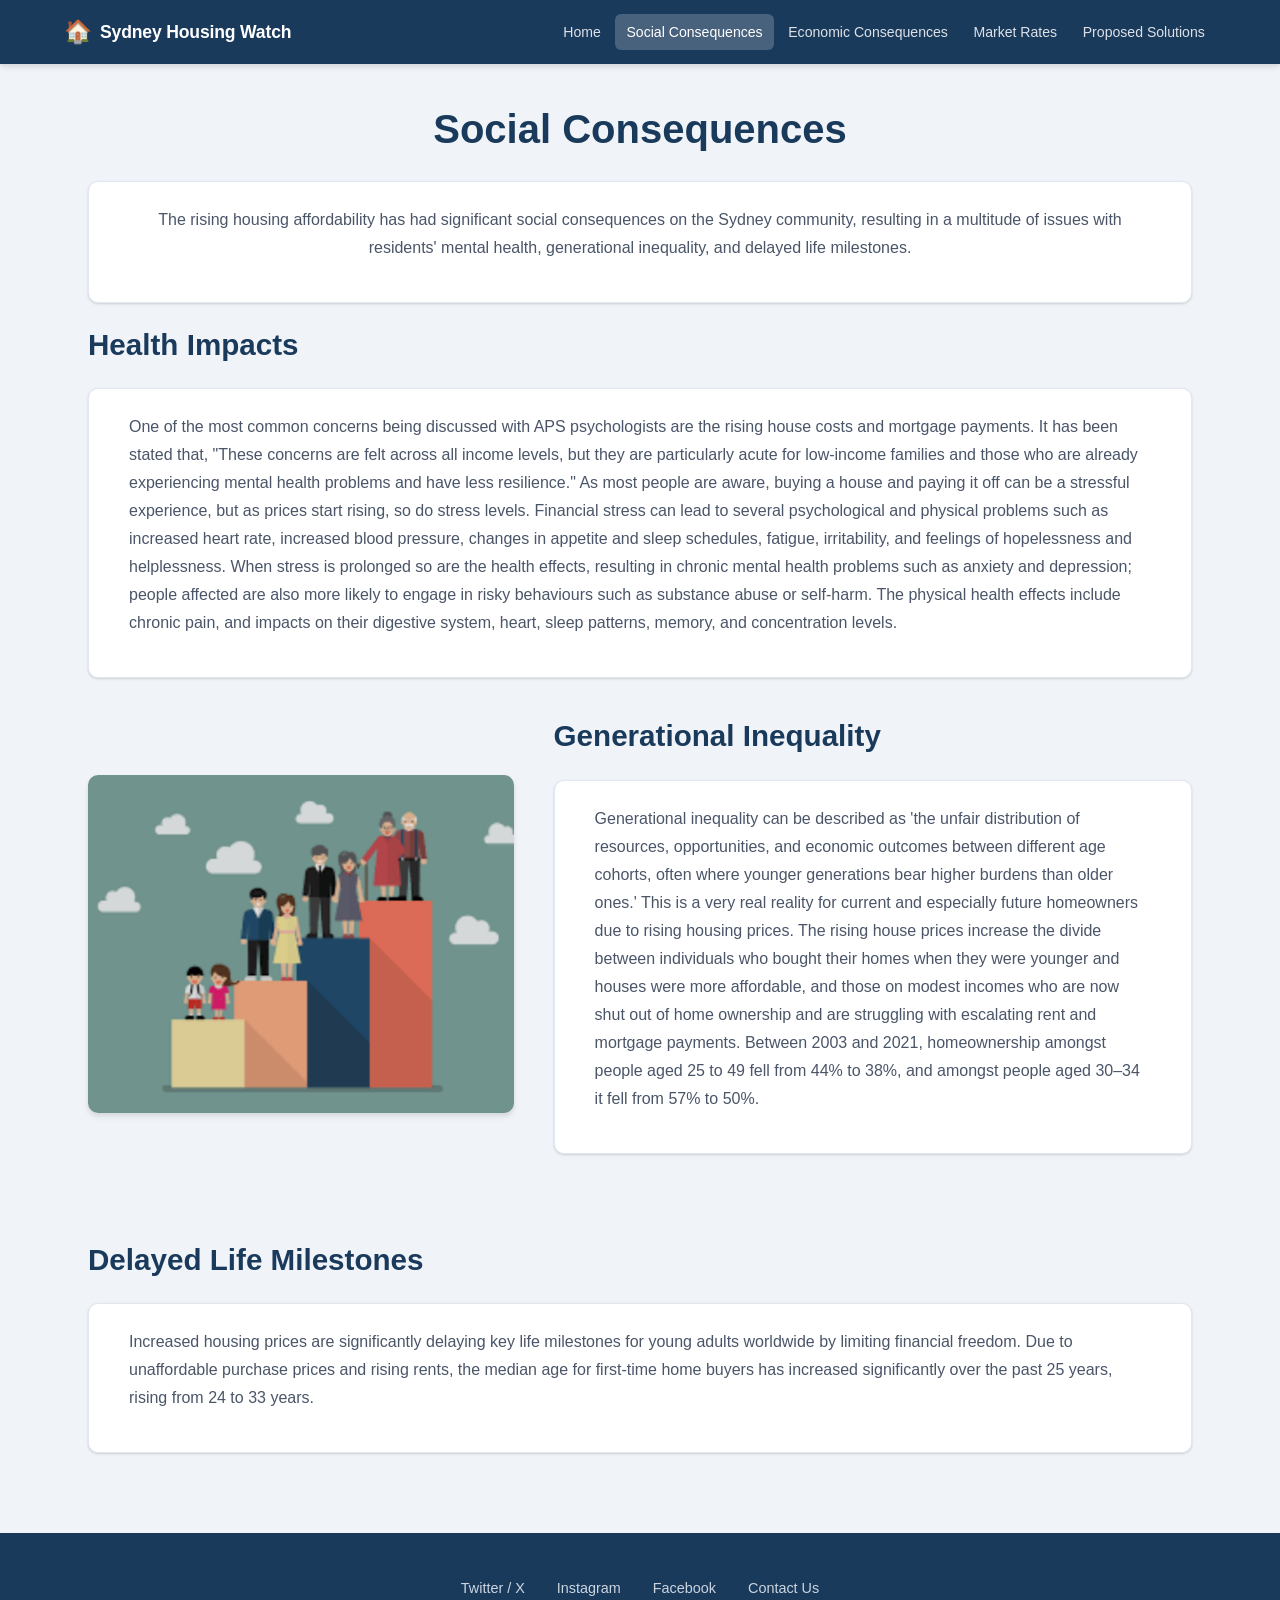
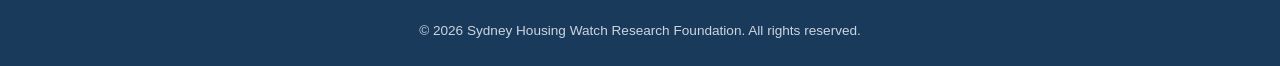
<file: page1.html>
<!DOCTYPE html>
<html lang="en">
  <head>
    <meta charset="UTF-8">
    <meta name="viewport" content="width=device-width, initial-scale=1.0">
    <title>Social Consequences — Sydney Housing Watch</title>
    <link rel="stylesheet" href="styles.css">
  </head>
  <body>

    <header class="site-header">
      <div class="header-inner">
        <a href="index.html" class="site-logo">
          <span class="logo-icon">🏠</span>
          <span class="logo-text">Sydney Housing Watch</span>
        </a>
        <button class="nav-toggle" aria-label="Toggle navigation" aria-expanded="false">☰</button>
        <nav id="main-nav">
          <a href="index.html">Home</a>
          <a href="page1.html" class="active">Social Consequences</a>
          <a href="page2.html">Economic Consequences</a>
          <a href="page3.html">Market Rates</a>
          <a href="page4.html">Proposed Solutions</a>
        </nav>
      </div>
    </header>

    <main>

      <div class="center-section">
        <h1>Social Consequences</h1>
        <div class="card">
          <p>The rising housing affordability has had significant social consequences on the Sydney community, resulting in a multitude of issues with residents' mental health, generational inequality, and delayed life milestones.</p>
        </div>
      </div>

      <div class="container">
        <h2>Health Impacts</h2>
        <div class="card">
          <p>One of the most common concerns being discussed with APS psychologists are the rising house costs and mortgage payments.
            It has been stated that, "These concerns are felt across all income levels, but they are particularly acute for low-income families and those who are already experiencing mental health problems and have less resilience."
            As most people are aware, buying a house and paying it off can be a stressful experience, but as prices start rising, so do stress levels.
            Financial stress can lead to several psychological and physical problems such as increased heart rate, increased blood pressure, changes in appetite and sleep schedules, fatigue, irritability, and feelings of hopelessness and helplessness.
            When stress is prolonged so are the health effects, resulting in chronic mental health problems such as anxiety and depression; people affected are also more likely to engage in risky behaviours such as substance abuse or self-harm.
            The physical health effects include chronic pain, and impacts on their digestive system, heart, sleep patterns, memory, and concentration levels.
          </p>
        </div>
      </div>

      <div class="content-section reverse">
        <div class="text-content">
          <h2>Generational Inequality</h2>
          <div class="card">
            <p>Generational inequality can be described as 'the unfair distribution of resources, opportunities, and economic outcomes between different age cohorts, often where younger generations bear higher burdens than older ones.'
              This is a very real reality for current and especially future homeowners due to rising housing prices.
              The rising house prices increase the divide between individuals who bought their homes when they were younger and houses were more affordable, and those on modest incomes who are now shut out of home ownership and are struggling with escalating rent and mortgage payments.
              Between 2003 and 2021, homeownership amongst people aged 25 to 49 fell from 44% to 38%, and amongst people aged 30–34 it fell from 57% to 50%.
            </p>
          </div>
        </div>
        <div class="image-content">
          <img src="Generationinequality.png" alt="Generational inequality chart">
        </div>
      </div>

      <div class="container">
        <h2>Delayed Life Milestones</h2>
        <div class="card">
          <p>Increased housing prices are significantly delaying key life milestones for young adults worldwide by limiting financial freedom.
            Due to unaffordable purchase prices and rising rents, the median age for first-time home buyers has increased significantly over the past 25 years, rising from 24 to 33 years.
          </p>
        </div>
      </div>

    </main>

    <footer>
      <div class="footer-inner">
        <div class="footer-social">
          <a href="#">Twitter / X</a>
          <a href="#">Instagram</a>
          <a href="#">Facebook</a>
          <a href="index.html#contact">Contact Us</a>
        </div>
        <p class="footer-copy">© 2026 Sydney Housing Watch Research Foundation. All rights reserved.</p>
      </div>
    </footer>

    <script>
      const toggle = document.querySelector('.nav-toggle');
      const nav = document.getElementById('main-nav');
      toggle.addEventListener('click', () => {
        const open = nav.classList.toggle('open');
        toggle.setAttribute('aria-expanded', open);
        toggle.textContent = open ? '✕' : '☰';
      });
    </script>

  </body>
</html>
</file>
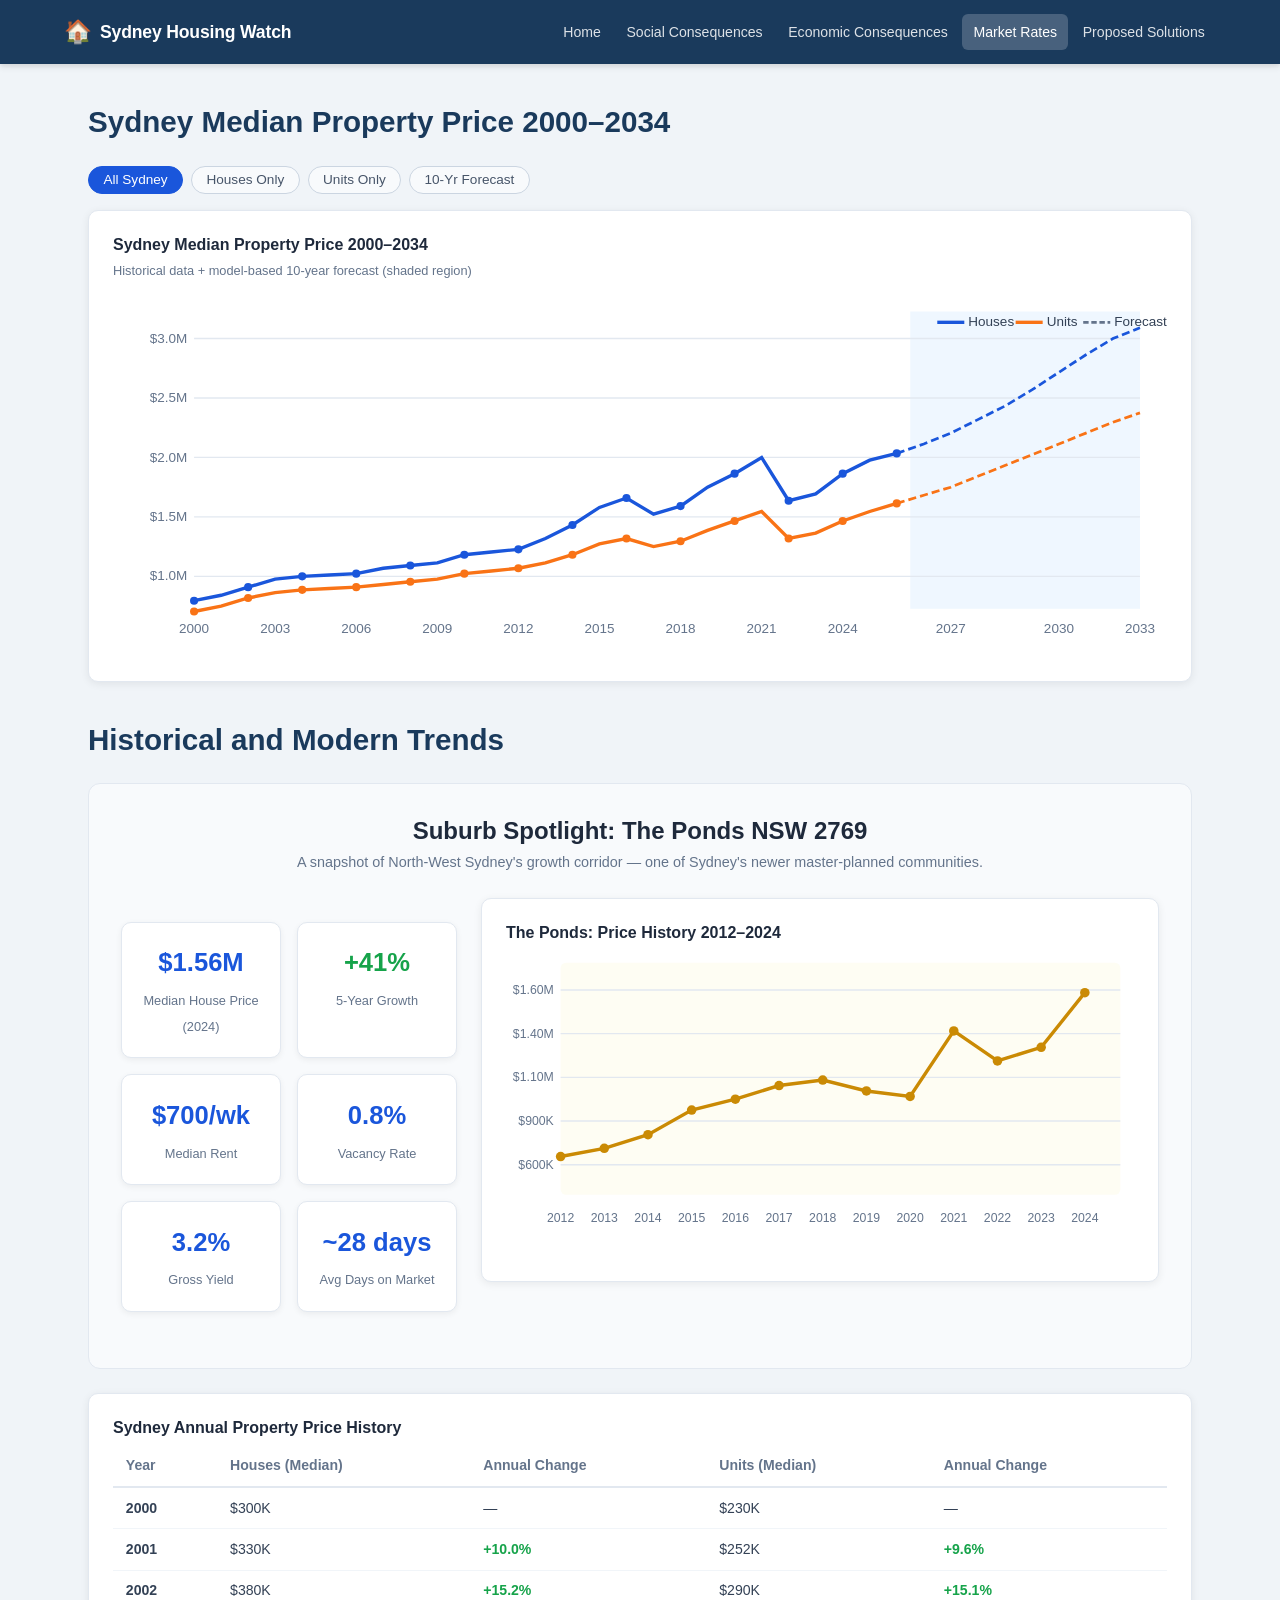
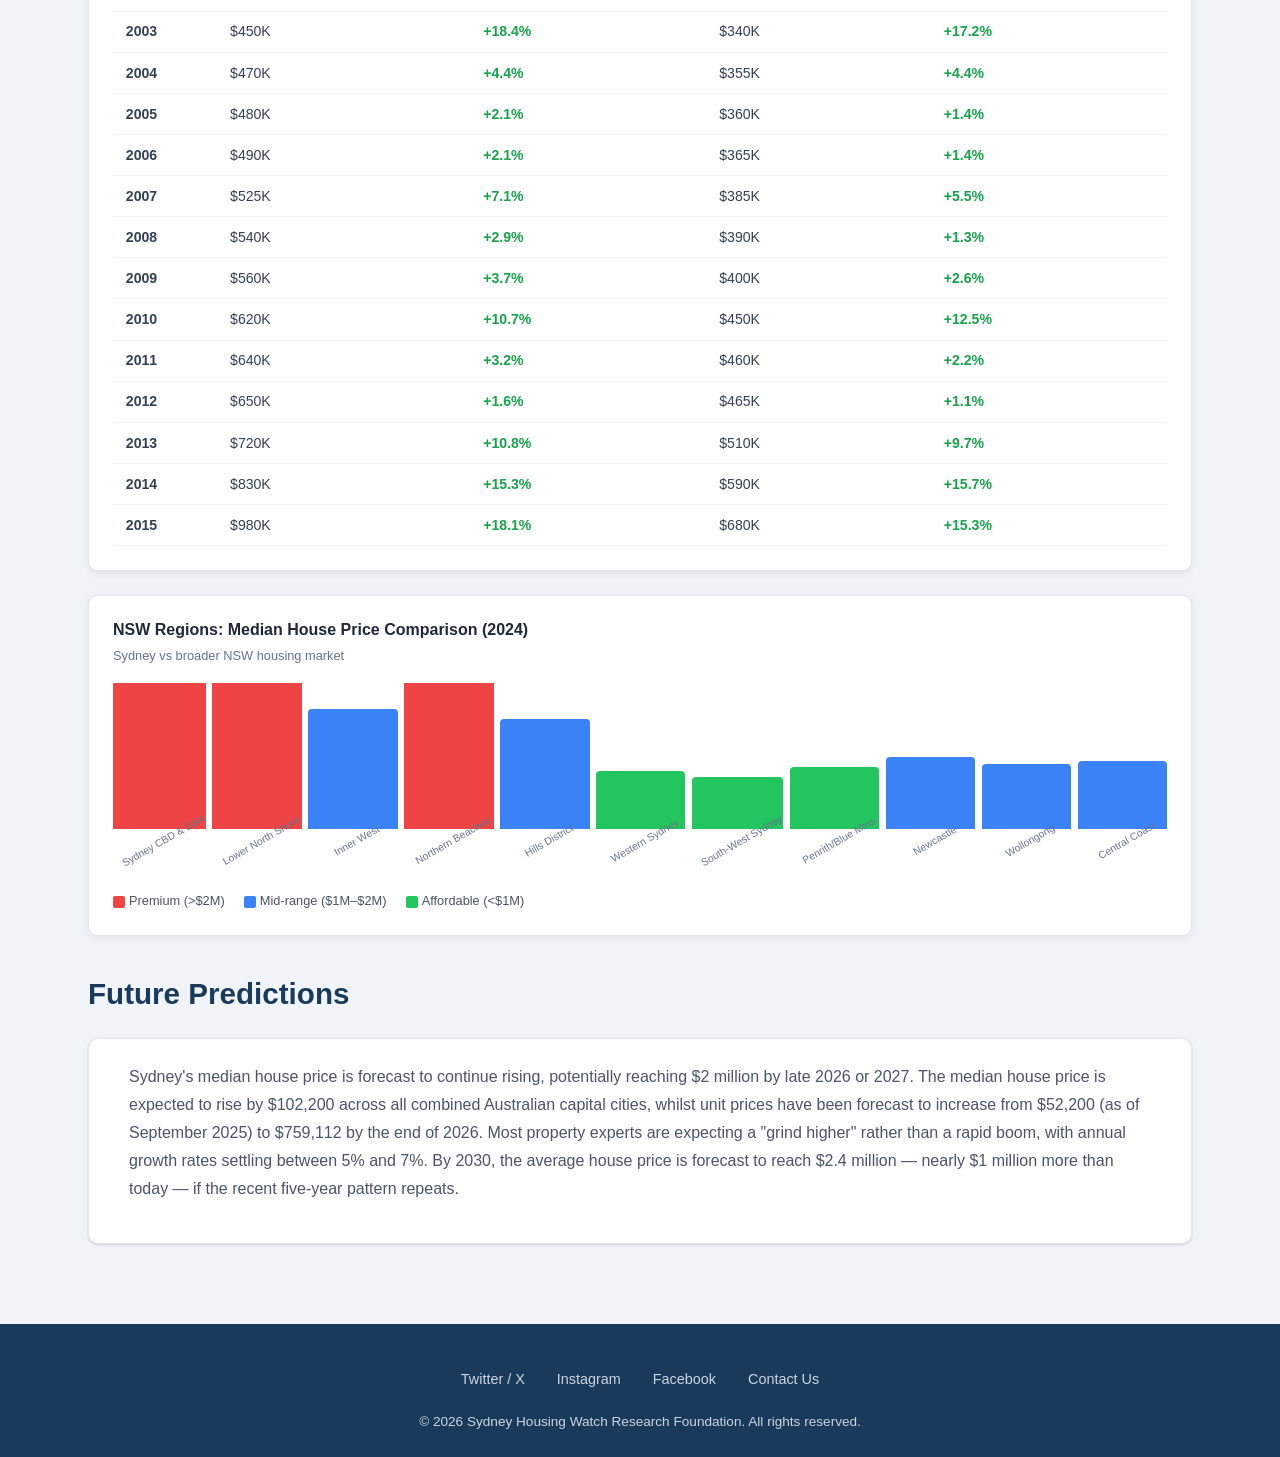
<file: page3.html>
<!DOCTYPE html>
<html lang="en">
  <head>
    <meta charset="UTF-8">
    <meta name="viewport" content="width=device-width, initial-scale=1.0">
    <title>Market Rates — Sydney Housing Watch</title>
    <link rel="stylesheet" href="styles.css">
    <style>
      /* ── Metric cards ── */
      .metrics-grid {
        display: grid;
        grid-template-columns: repeat(auto-fit, minmax(160px, 1fr));
        gap: 1rem;
        margin: 1.5rem 0;
      }
      .metric-card {
        background: #fff;
        border: 1px solid #e2e8f0;
        border-radius: 10px;
        padding: 1.2rem 1rem;
        text-align: center;
        box-shadow: 0 2px 6px rgba(0,0,0,.06);
      }
      .metric-card .metric-value {
        font-size: 1.6rem;
        font-weight: 700;
        color: #1a56db;
        display: block;
        margin-bottom: .25rem;
      }
      .metric-card .metric-label {
        font-size: .8rem;
        color: #64748b;
      }
      /* ── Tab buttons ── */
      .tab-bar {
        display: flex;
        gap: .5rem;
        flex-wrap: wrap;
        margin-bottom: 1rem;
      }
      .tab-btn {
        padding: .35rem .9rem;
        border-radius: 20px;
        border: 1px solid #cbd5e1;
        background: #f8fafc;
        cursor: pointer;
        font-size: .85rem;
        color: #475569;
        transition: background .2s, color .2s;
      }
      .tab-btn.active {
        background: #1a56db;
        color: #fff;
        border-color: #1a56db;
      }
      /* ── Chart placeholder boxes ── */
      .chart-box {
        background: #fff;
        border: 1px solid #e2e8f0;
        border-radius: 10px;
        padding: 1.5rem;
        box-shadow: 0 2px 8px rgba(0,0,0,.07);
        margin-bottom: 1.5rem;
      }
      .chart-box h3 {
        margin: 0 0 .4rem;
        font-size: 1rem;
        font-weight: 700;
        color: #1e293b;
      }
      .chart-box p.chart-sub {
        font-size: .8rem;
        color: #64748b;
        margin: 0 0 1rem;
      }
      /* ── Price history table ── */
      .price-table {
        width: 100%;
        border-collapse: collapse;
        font-size: .88rem;
      }
      .price-table th {
        text-align: left;
        padding: .6rem .8rem;
        border-bottom: 2px solid #e2e8f0;
        color: #64748b;
        font-weight: 600;
      }
      .price-table td {
        padding: .55rem .8rem;
        border-bottom: 1px solid #f1f5f9;
        color: #334155;
      }
      .price-table tr:hover td { background: #f8fafc; }
      .price-table td.pos { color: #16a34a; font-weight: 600; }
      /* ── Bar chart (CSS-only) ── */
      .bar-chart-wrap {
        overflow-x: auto;
      }
      .bar-chart {
        display: flex;
        align-items: flex-end;
        gap: .4rem;
        height: 200px;
        padding-bottom: 2rem;
        position: relative;
        min-width: 600px;
      }
      .bar-group {
        display: flex;
        flex-direction: column;
        align-items: center;
        flex: 1;
      }
      .bar {
        width: 100%;
        border-radius: 4px 4px 0 0;
        min-height: 4px;
        transition: opacity .2s;
      }
      .bar:hover { opacity: .8; }
      .bar-label {
        font-size: .65rem;
        color: #64748b;
        margin-top: .3rem;
        text-align: center;
        white-space: nowrap;
        transform: rotate(-30deg);
        transform-origin: top center;
      }
      /* ── Suburb spotlight ── */
      .suburb-spotlight {
        background: #f8fafc;
        border: 1px solid #e2e8f0;
        border-radius: 12px;
        padding: 2rem;
        margin-bottom: 1.5rem;
      }
      .suburb-spotlight h2 {
        font-size: 1.5rem;
        font-weight: 800;
        margin-bottom: .3rem;
        color: #1e293b;
      }
      .suburb-spotlight .suburb-sub {
        color: #64748b;
        font-size: .9rem;
        margin-bottom: 1.5rem;
        text-align: center;
      }
      .suburb-inner {
        display: grid;
        grid-template-columns: auto 1fr;
        gap: 1.5rem;
        align-items: start;
      }
      @media(max-width:640px){ .suburb-inner { grid-template-columns: 1fr; } }
      /* ── Line chart (CSS only) ── */
      .line-chart-svg { width: 100%; height: auto; }
    </style>
  </head>
  <body>

    <header class="site-header">
      <div class="header-inner">
        <a href="index.html" class="site-logo">
          <span class="logo-icon">🏠</span>
          <span class="logo-text">Sydney Housing Watch</span>
        </a>
        <button class="nav-toggle" aria-label="Toggle navigation" aria-expanded="false">☰</button>
        <nav id="main-nav">
          <a href="index.html">Home</a>
          <a href="page1.html">Social Consequences</a>
          <a href="page2.html">Economic Consequences</a>
          <a href="page3.html" class="active">Market Rates</a>
          <a href="page4.html">Proposed Solutions</a>
        </nav>
      </div>
    </header>

    <main>

      <!-- ══════════════════════════════════════════
           SECTION 1 — Sydney Median Property Price
           (replaces old Current-Affairs.png image)
      ══════════════════════════════════════════ -->
      <div class="container">
        <h2>Sydney Median Property Price 2000–2034</h2>

        <!-- Tab bar -->
        <div class="tab-bar">
          <button class="tab-btn active" onclick="showChart('all',this)">All Sydney</button>
          <button class="tab-btn" onclick="showChart('houses',this)">Houses Only</button>
          <button class="tab-btn" onclick="showChart('units',this)">Units Only</button>
          <button class="tab-btn" onclick="showChart('forecast',this)">10-Yr Forecast</button>
        </div>

        <!-- Chart: All Sydney (Houses + Units + Forecast) -->
        <div id="chart-all" class="chart-box">
          <h3>Sydney Median Property Price 2000–2034</h3>
          <p class="chart-sub">Historical data + model-based 10-year forecast (shaded region)</p>
          <svg viewBox="0 0 780 260" class="line-chart-svg" xmlns="http://www.w3.org/2000/svg">
            <!-- shaded forecast region ~2025 onward -->
            <rect x="590" y="10" width="170" height="220" fill="#e0f0ff" opacity="0.5"/>
            <!-- grid lines -->
            <line x1="60" y1="30"  x2="760" y2="30"  stroke="#e2e8f0" stroke-width="1"/>
            <line x1="60" y1="74"  x2="760" y2="74"  stroke="#e2e8f0" stroke-width="1"/>
            <line x1="60" y1="118" x2="760" y2="118" stroke="#e2e8f0" stroke-width="1"/>
            <line x1="60" y1="162" x2="760" y2="162" stroke="#e2e8f0" stroke-width="1"/>
            <line x1="60" y1="206" x2="760" y2="206" stroke="#e2e8f0" stroke-width="1"/>
            <!-- y-axis labels -->
            <text x="55" y="33"  text-anchor="end" font-size="10" fill="#64748b">$3.0M</text>
            <text x="55" y="77"  text-anchor="end" font-size="10" fill="#64748b">$2.5M</text>
            <text x="55" y="121" text-anchor="end" font-size="10" fill="#64748b">$2.0M</text>
            <text x="55" y="165" text-anchor="end" font-size="10" fill="#64748b">$1.5M</text>
            <text x="55" y="209" text-anchor="end" font-size="10" fill="#64748b">$1.0M</text>
            <!-- x-axis year labels -->
            <text x="60"  y="248" text-anchor="middle" font-size="10" fill="#64748b">2000</text>
            <text x="120" y="248" text-anchor="middle" font-size="10" fill="#64748b">2003</text>
            <text x="180" y="248" text-anchor="middle" font-size="10" fill="#64748b">2006</text>
            <text x="240" y="248" text-anchor="middle" font-size="10" fill="#64748b">2009</text>
            <text x="300" y="248" text-anchor="middle" font-size="10" fill="#64748b">2012</text>
            <text x="360" y="248" text-anchor="middle" font-size="10" fill="#64748b">2015</text>
            <text x="420" y="248" text-anchor="middle" font-size="10" fill="#64748b">2018</text>
            <text x="480" y="248" text-anchor="middle" font-size="10" fill="#64748b">2021</text>
            <text x="540" y="248" text-anchor="middle" font-size="10" fill="#64748b">2024</text>
            <text x="620" y="248" text-anchor="middle" font-size="10" fill="#64748b">2027</text>
            <text x="700" y="248" text-anchor="middle" font-size="10" fill="#64748b">2030</text>
            <text x="760" y="248" text-anchor="middle" font-size="10" fill="#64748b">2033</text>
            <!-- Houses line (blue) -->
            <polyline fill="none" stroke="#1a56db" stroke-width="2.5"
              points="60,224 80,220 100,214 120,208 140,206 160,205 180,204 200,200 220,198 240,196 260,190 280,188 300,186 320,178 340,168 360,155 380,148 400,160 420,154 440,140 460,130 480,118 500,150 520,145 540,130 560,120 580,115"/>
            <!-- Houses forecast (dashed blue) -->
            <polyline fill="none" stroke="#1a56db" stroke-width="2" stroke-dasharray="6,3"
              points="580,115 600,108 620,100 640,90 660,80 680,68 700,55 720,42 740,30 760,22"/>
            <!-- Units line (orange) -->
            <polyline fill="none" stroke="#f97316" stroke-width="2.5"
              points="60,232 80,228 100,222 120,218 140,216 160,215 180,214 200,212 220,210 240,208 260,204 280,202 300,200 320,196 340,190 360,182 380,178 400,184 420,180 440,172 460,165 480,158 500,178 520,174 540,165 560,158 580,152"/>
            <!-- Units forecast (dashed orange) -->
            <polyline fill="none" stroke="#f97316" stroke-width="2" stroke-dasharray="6,3"
              points="580,152 600,146 620,140 640,132 660,124 680,116 700,108 720,100 740,92 760,85"/>
            <!-- dots on Houses line -->
            <g fill="#1a56db">
              <circle cx="60"  cy="224" r="3"/><circle cx="100" cy="214" r="3"/><circle cx="140" cy="206" r="3"/>
              <circle cx="180" cy="204" r="3"/><circle cx="220" cy="198" r="3"/><circle cx="260" cy="190" r="3"/>
              <circle cx="300" cy="186" r="3"/><circle cx="340" cy="168" r="3"/><circle cx="380" cy="148" r="3"/>
              <circle cx="420" cy="154" r="3"/><circle cx="460" cy="130" r="3"/><circle cx="500" cy="150" r="3"/>
              <circle cx="540" cy="130" r="3"/><circle cx="580" cy="115" r="3"/>
            </g>
            <!-- dots on Units line -->
            <g fill="#f97316">
              <circle cx="60"  cy="232" r="3"/><circle cx="100" cy="222" r="3"/><circle cx="140" cy="216" r="3"/>
              <circle cx="180" cy="214" r="3"/><circle cx="220" cy="210" r="3"/><circle cx="260" cy="204" r="3"/>
              <circle cx="300" cy="200" r="3"/><circle cx="340" cy="190" r="3"/><circle cx="380" cy="178" r="3"/>
              <circle cx="420" cy="180" r="3"/><circle cx="460" cy="165" r="3"/><circle cx="500" cy="178" r="3"/>
              <circle cx="540" cy="165" r="3"/><circle cx="580" cy="152" r="3"/>
            </g>
            <!-- Legend -->
            <line x1="610" y1="18" x2="630" y2="18" stroke="#1a56db" stroke-width="2.5"/>
            <text x="633" y="21" font-size="10" fill="#334155">Houses</text>
            <line x1="668" y1="18" x2="688" y2="18" stroke="#f97316" stroke-width="2.5"/>
            <text x="691" y="21" font-size="10" fill="#334155">Units</text>
            <line x1="718" y1="18" x2="738" y2="18" stroke="#64748b" stroke-width="2" stroke-dasharray="4,2"/>
            <text x="741" y="21" font-size="10" fill="#334155">Forecast</text>
          </svg>
        </div>

        <!-- Chart: Houses Only -->
        <div id="chart-houses" class="chart-box" style="display:none;">
          <h3>Sydney Median Property Price 2000–2034 — Houses Only</h3>
          <p class="chart-sub">Historical data + model-based 10-year forecast (shaded region)</p>
          <svg viewBox="0 0 780 260" class="line-chart-svg" xmlns="http://www.w3.org/2000/svg">
            <rect x="590" y="10" width="170" height="220" fill="#e0f0ff" opacity="0.5"/>
            <line x1="60" y1="30"  x2="760" y2="30"  stroke="#e2e8f0" stroke-width="1"/>
            <line x1="60" y1="74"  x2="760" y2="74"  stroke="#e2e8f0" stroke-width="1"/>
            <line x1="60" y1="118" x2="760" y2="118" stroke="#e2e8f0" stroke-width="1"/>
            <line x1="60" y1="162" x2="760" y2="162" stroke="#e2e8f0" stroke-width="1"/>
            <line x1="60" y1="206" x2="760" y2="206" stroke="#e2e8f0" stroke-width="1"/>
            <text x="55" y="33"  text-anchor="end" font-size="10" fill="#64748b">$1.8M</text>
            <text x="55" y="77"  text-anchor="end" font-size="10" fill="#64748b">$1.6M</text>
            <text x="55" y="121" text-anchor="end" font-size="10" fill="#64748b">$1.2M</text>
            <text x="55" y="165" text-anchor="end" font-size="10" fill="#64748b">$1.0M</text>
            <text x="55" y="209" text-anchor="end" font-size="10" fill="#64748b">$0.5M</text>
            <text x="60"  y="248" text-anchor="middle" font-size="10" fill="#64748b">2000</text>
            <text x="120" y="248" text-anchor="middle" font-size="10" fill="#64748b">2003</text>
            <text x="180" y="248" text-anchor="middle" font-size="10" fill="#64748b">2006</text>
            <text x="240" y="248" text-anchor="middle" font-size="10" fill="#64748b">2009</text>
            <text x="300" y="248" text-anchor="middle" font-size="10" fill="#64748b">2012</text>
            <text x="360" y="248" text-anchor="middle" font-size="10" fill="#64748b">2015</text>
            <text x="420" y="248" text-anchor="middle" font-size="10" fill="#64748b">2018</text>
            <text x="480" y="248" text-anchor="middle" font-size="10" fill="#64748b">2021</text>
            <text x="540" y="248" text-anchor="middle" font-size="10" fill="#64748b">2024</text>
            <text x="620" y="248" text-anchor="middle" font-size="10" fill="#64748b">2027</text>
            <text x="700" y="248" text-anchor="middle" font-size="10" fill="#64748b">2030</text>
            <text x="760" y="248" text-anchor="middle" font-size="10" fill="#64748b">2033</text>
            <polyline fill="none" stroke="#1a56db" stroke-width="2.5"
              points="60,206 80,200 100,192 120,184 140,180 160,178 180,176 200,170 220,165 240,160 260,152 280,148 300,145 320,135 340,120 360,100 380,92 400,108 420,100 440,82 460,68 480,50 500,80 520,74 540,58 560,46 580,38"/>
            <polyline fill="none" stroke="#1a56db" stroke-width="2" stroke-dasharray="6,3"
              points="580,38 600,32 620,26 640,20 660,14"/>
            <g fill="#1a56db">
              <circle cx="60"  cy="206" r="3"/><circle cx="120" cy="184" r="3"/><circle cx="180" cy="176" r="3"/>
              <circle cx="240" cy="160" r="3"/><circle cx="300" cy="145" r="3"/><circle cx="360" cy="100" r="3"/>
              <circle cx="420" cy="100" r="3"/><circle cx="480" cy="50" r="3"/><circle cx="500" cy="80" r="3"/>
              <circle cx="540" cy="58" r="3"/><circle cx="580" cy="38" r="3"/>
            </g>
            <line x1="610" y1="18" x2="630" y2="18" stroke="#1a56db" stroke-width="2.5"/>
            <text x="633" y="21" font-size="10" fill="#334155">Houses</text>
            <line x1="668" y1="18" x2="688" y2="18" stroke="#64748b" stroke-width="2" stroke-dasharray="4,2"/>
            <text x="691" y="21" font-size="10" fill="#334155">Forecast</text>
          </svg>
        </div>

        <!-- Chart: Units Only -->
        <div id="chart-units" class="chart-box" style="display:none;">
          <h3>Sydney Median Property Price 2000–2034 — Units Only</h3>
          <p class="chart-sub">Historical data + model-based 10-year forecast (shaded region)</p>
          <svg viewBox="0 0 780 260" class="line-chart-svg" xmlns="http://www.w3.org/2000/svg">
            <rect x="590" y="10" width="170" height="220" fill="#e0f0ff" opacity="0.5"/>
            <line x1="60" y1="30"  x2="760" y2="30"  stroke="#e2e8f0" stroke-width="1"/>
            <line x1="60" y1="74"  x2="760" y2="74"  stroke="#e2e8f0" stroke-width="1"/>
            <line x1="60" y1="118" x2="760" y2="118" stroke="#e2e8f0" stroke-width="1"/>
            <line x1="60" y1="162" x2="760" y2="162" stroke="#e2e8f0" stroke-width="1"/>
            <line x1="60" y1="206" x2="760" y2="206" stroke="#e2e8f0" stroke-width="1"/>
            <text x="55" y="33"  text-anchor="end" font-size="10" fill="#64748b">$1.2M</text>
            <text x="55" y="77"  text-anchor="end" font-size="10" fill="#64748b">$1.0M</text>
            <text x="55" y="121" text-anchor="end" font-size="10" fill="#64748b">$800K</text>
            <text x="55" y="165" text-anchor="end" font-size="10" fill="#64748b">$600K</text>
            <text x="55" y="209" text-anchor="end" font-size="10" fill="#64748b">$200K</text>
            <text x="60"  y="248" text-anchor="middle" font-size="10" fill="#64748b">2000</text>
            <text x="120" y="248" text-anchor="middle" font-size="10" fill="#64748b">2003</text>
            <text x="180" y="248" text-anchor="middle" font-size="10" fill="#64748b">2006</text>
            <text x="240" y="248" text-anchor="middle" font-size="10" fill="#64748b">2009</text>
            <text x="300" y="248" text-anchor="middle" font-size="10" fill="#64748b">2012</text>
            <text x="360" y="248" text-anchor="middle" font-size="10" fill="#64748b">2015</text>
            <text x="420" y="248" text-anchor="middle" font-size="10" fill="#64748b">2018</text>
            <text x="480" y="248" text-anchor="middle" font-size="10" fill="#64748b">2021</text>
            <text x="540" y="248" text-anchor="middle" font-size="10" fill="#64748b">2024</text>
            <text x="620" y="248" text-anchor="middle" font-size="10" fill="#64748b">2027</text>
            <text x="700" y="248" text-anchor="middle" font-size="10" fill="#64748b">2030</text>
            <text x="760" y="248" text-anchor="middle" font-size="10" fill="#64748b">2033</text>
            <polyline fill="none" stroke="#f97316" stroke-width="2.5"
              points="60,210 80,206 100,200 120,196 140,194 160,192 180,190 200,188 220,185 240,182 260,178 280,175 300,172 320,166 340,158 360,148 380,142 400,150 420,146 440,136 460,128 480,120 500,140 520,136 540,126 560,118 580,112"/>
            <polyline fill="none" stroke="#f97316" stroke-width="2" stroke-dasharray="6,3"
              points="580,112 600,106 620,100 640,92 660,84 680,76 700,68 720,60 740,52 760,45"/>
            <g fill="#f97316">
              <circle cx="60"  cy="210" r="3"/><circle cx="120" cy="196" r="3"/><circle cx="180" cy="190" r="3"/>
              <circle cx="240" cy="182" r="3"/><circle cx="300" cy="172" r="3"/><circle cx="360" cy="148" r="3"/>
              <circle cx="420" cy="146" r="3"/><circle cx="480" cy="120" r="3"/><circle cx="500" cy="140" r="3"/>
              <circle cx="540" cy="126" r="3"/><circle cx="580" cy="112" r="3"/>
            </g>
            <line x1="610" y1="18" x2="630" y2="18" stroke="#f97316" stroke-width="2.5"/>
            <text x="633" y="21" font-size="10" fill="#334155">Units</text>
            <line x1="668" y1="18" x2="688" y2="18" stroke="#64748b" stroke-width="2" stroke-dasharray="4,2"/>
            <text x="691" y="21" font-size="10" fill="#334155">Forecast</text>
          </svg>
        </div>

        <!-- Chart: 10-Yr Forecast only -->
        <div id="chart-forecast" class="chart-box" style="display:none;">
          <h3>Sydney Median Property Price — 10-Year Forecast (2025–2034)</h3>
          <p class="chart-sub">Model-based forecast. Most experts expect 5–7% annual growth.</p>
          <svg viewBox="0 0 780 260" class="line-chart-svg" xmlns="http://www.w3.org/2000/svg">
            <rect x="60" y="10" width="700" height="220" fill="#e0f0ff" opacity="0.3"/>
            <line x1="60" y1="30"  x2="760" y2="30"  stroke="#e2e8f0" stroke-width="1"/>
            <line x1="60" y1="74"  x2="760" y2="74"  stroke="#e2e8f0" stroke-width="1"/>
            <line x1="60" y1="118" x2="760" y2="118" stroke="#e2e8f0" stroke-width="1"/>
            <line x1="60" y1="162" x2="760" y2="162" stroke="#e2e8f0" stroke-width="1"/>
            <line x1="60" y1="206" x2="760" y2="206" stroke="#e2e8f0" stroke-width="1"/>
            <text x="55" y="33"  text-anchor="end" font-size="10" fill="#64748b">$3.5M</text>
            <text x="55" y="77"  text-anchor="end" font-size="10" fill="#64748b">$3.0M</text>
            <text x="55" y="121" text-anchor="end" font-size="10" fill="#64748b">$2.5M</text>
            <text x="55" y="165" text-anchor="end" font-size="10" fill="#64748b">$2.0M</text>
            <text x="55" y="209" text-anchor="end" font-size="10" fill="#64748b">$1.5M</text>
            <text x="60"  y="248" text-anchor="middle" font-size="10" fill="#64748b">2025</text>
            <text x="130" y="248" text-anchor="middle" font-size="10" fill="#64748b">2026</text>
            <text x="200" y="248" text-anchor="middle" font-size="10" fill="#64748b">2027</text>
            <text x="270" y="248" text-anchor="middle" font-size="10" fill="#64748b">2028</text>
            <text x="340" y="248" text-anchor="middle" font-size="10" fill="#64748b">2029</text>
            <text x="410" y="248" text-anchor="middle" font-size="10" fill="#64748b">2030</text>
            <text x="480" y="248" text-anchor="middle" font-size="10" fill="#64748b">2031</text>
            <text x="550" y="248" text-anchor="middle" font-size="10" fill="#64748b">2032</text>
            <text x="620" y="248" text-anchor="middle" font-size="10" fill="#64748b">2033</text>
            <text x="690" y="248" text-anchor="middle" font-size="10" fill="#64748b">2034</text>
            <polyline fill="none" stroke="#1a56db" stroke-width="2.5" stroke-dasharray="7,3"
              points="60,190 130,178 200,165 270,150 340,135 410,118 480,100 550,84 620,68 690,52"/>
            <polyline fill="none" stroke="#f97316" stroke-width="2.5" stroke-dasharray="7,3"
              points="60,204 130,194 200,183 270,170 340,157 410,143 480,128 550,113 620,98 690,83"/>
            <g fill="#1a56db">
              <circle cx="60"  cy="190" r="4"/><circle cx="130" cy="178" r="4"/><circle cx="200" cy="165" r="4"/>
              <circle cx="270" cy="150" r="4"/><circle cx="340" cy="135" r="4"/><circle cx="410" cy="118" r="4"/>
              <circle cx="480" cy="100" r="4"/><circle cx="550" cy="84"  r="4"/><circle cx="620" cy="68"  r="4"/>
              <circle cx="690" cy="52"  r="4"/>
            </g>
            <g fill="#f97316">
              <circle cx="60"  cy="204" r="4"/><circle cx="130" cy="194" r="4"/><circle cx="200" cy="183" r="4"/>
              <circle cx="270" cy="170" r="4"/><circle cx="340" cy="157" r="4"/><circle cx="410" cy="143" r="4"/>
              <circle cx="480" cy="128" r="4"/><circle cx="550" cy="113" r="4"/><circle cx="620" cy="98"  r="4"/>
              <circle cx="690" cy="83"  r="4"/>
            </g>
            <line x1="610" y1="18" x2="630" y2="18" stroke="#1a56db" stroke-width="2.5" stroke-dasharray="6,3"/>
            <text x="633" y="21" font-size="10" fill="#334155">Houses</text>
            <line x1="668" y1="18" x2="688" y2="18" stroke="#f97316" stroke-width="2.5" stroke-dasharray="6,3"/>
            <text x="691" y="21" font-size="10" fill="#334155">Units</text>
          </svg>
        </div>
      </div><!-- /container -->

      <!-- ══════════════════════════════════════════
           SECTION 2 — Suburb Spotlight: The Ponds
           (replaces old Real-median-houseprices.png)
      ══════════════════════════════════════════ -->
      <div class="container">
        <h2>Historical and Modern Trends</h2>

        <!-- Suburb Spotlight card -->
        <div class="suburb-spotlight">
          <h2 style="text-align:center;">Suburb Spotlight: The Ponds NSW 2769</h2>
          <p class="suburb-sub">A snapshot of North-West Sydney's growth corridor — one of Sydney's newer master-planned communities.</p>

          <div class="suburb-inner">
            <!-- Metric cards -->
            <div class="metrics-grid" style="grid-template-columns: repeat(2, 160px);">
              <div class="metric-card">
                <span class="metric-value">$1.56M</span>
                <span class="metric-label">Median House Price (2024)</span>
              </div>
              <div class="metric-card">
                <span class="metric-value" style="color:#16a34a;">+41%</span>
                <span class="metric-label">5-Year Growth</span>
              </div>
              <div class="metric-card">
                <span class="metric-value">$700/wk</span>
                <span class="metric-label">Median Rent</span>
              </div>
              <div class="metric-card">
                <span class="metric-value">0.8%</span>
                <span class="metric-label">Vacancy Rate</span>
              </div>
              <div class="metric-card">
                <span class="metric-value">3.2%</span>
                <span class="metric-label">Gross Yield</span>
              </div>
              <div class="metric-card">
                <span class="metric-value">~28 days</span>
                <span class="metric-label">Avg Days on Market</span>
              </div>
            </div>

            <!-- The Ponds price history chart -->
            <div class="chart-box" style="flex:1; margin-bottom:0;">
              <h3>The Ponds: Price History 2012–2024</h3>
              <svg viewBox="0 0 460 220" class="line-chart-svg" xmlns="http://www.w3.org/2000/svg">
                <rect x="40" y="10" width="410" height="170" fill="#fefce8" opacity="0.5" rx="4"/>
                <line x1="40" y1="30"  x2="450" y2="30"  stroke="#e2e8f0" stroke-width="1"/>
                <line x1="40" y1="62"  x2="450" y2="62"  stroke="#e2e8f0" stroke-width="1"/>
                <line x1="40" y1="94"  x2="450" y2="94"  stroke="#e2e8f0" stroke-width="1"/>
                <line x1="40" y1="126" x2="450" y2="126" stroke="#e2e8f0" stroke-width="1"/>
                <line x1="40" y1="158" x2="450" y2="158" stroke="#e2e8f0" stroke-width="1"/>
                <text x="35" y="33"  text-anchor="end" font-size="9" fill="#64748b">$1.60M</text>
                <text x="35" y="65"  text-anchor="end" font-size="9" fill="#64748b">$1.40M</text>
                <text x="35" y="97"  text-anchor="end" font-size="9" fill="#64748b">$1.10M</text>
                <text x="35" y="129" text-anchor="end" font-size="9" fill="#64748b">$900K</text>
                <text x="35" y="161" text-anchor="end" font-size="9" fill="#64748b">$600K</text>
                <!-- x labels -->
                <text x="40"  y="200" text-anchor="middle" font-size="9" fill="#64748b">2012</text>
                <text x="72"  y="200" text-anchor="middle" font-size="9" fill="#64748b">2013</text>
                <text x="104" y="200" text-anchor="middle" font-size="9" fill="#64748b">2014</text>
                <text x="136" y="200" text-anchor="middle" font-size="9" fill="#64748b">2015</text>
                <text x="168" y="200" text-anchor="middle" font-size="9" fill="#64748b">2016</text>
                <text x="200" y="200" text-anchor="middle" font-size="9" fill="#64748b">2017</text>
                <text x="232" y="200" text-anchor="middle" font-size="9" fill="#64748b">2018</text>
                <text x="264" y="200" text-anchor="middle" font-size="9" fill="#64748b">2019</text>
                <text x="296" y="200" text-anchor="middle" font-size="9" fill="#64748b">2020</text>
                <text x="328" y="200" text-anchor="middle" font-size="9" fill="#64748b">2021</text>
                <text x="360" y="200" text-anchor="middle" font-size="9" fill="#64748b">2022</text>
                <text x="392" y="200" text-anchor="middle" font-size="9" fill="#64748b">2023</text>
                <text x="424" y="200" text-anchor="middle" font-size="9" fill="#64748b">2024</text>
                <!-- Line: The Ponds prices -->
                <polyline fill="none" stroke="#ca8a04" stroke-width="2.5"
                  points="40,152 72,146 104,136 136,118 168,110 200,100 232,96 264,104 296,108 328,60 360,82 392,72 424,32"/>
                <g fill="#ca8a04">
                  <circle cx="40"  cy="152" r="3.5"/>
                  <circle cx="72"  cy="146" r="3.5"/>
                  <circle cx="104" cy="136" r="3.5"/>
                  <circle cx="136" cy="118" r="3.5"/>
                  <circle cx="168" cy="110" r="3.5"/>
                  <circle cx="200" cy="100" r="3.5"/>
                  <circle cx="232" cy="96"  r="3.5"/>
                  <circle cx="264" cy="104" r="3.5"/>
                  <circle cx="296" cy="108" r="3.5"/>
                  <circle cx="328" cy="60"  r="3.5"/>
                  <circle cx="360" cy="82"  r="3.5"/>
                  <circle cx="392" cy="72"  r="3.5"/>
                  <circle cx="424" cy="32"  r="3.5"/>
                </g>
              </svg>
            </div>
          </div><!-- /suburb-inner -->
        </div><!-- /suburb-spotlight -->

        <!-- Sydney Annual Property Price History table -->
        <div class="chart-box">
          <h3>Sydney Annual Property Price History</h3>
          <div style="overflow-x:auto;">
            <table class="price-table">
              <thead>
                <tr>
                  <th>Year</th>
                  <th>Houses (Median)</th>
                  <th>Annual Change</th>
                  <th>Units (Median)</th>
                  <th>Annual Change</th>
                </tr>
              </thead>
              <tbody>
                <tr><td><strong>2000</strong></td><td>$300K</td><td>—</td><td>$230K</td><td>—</td></tr>
                <tr><td><strong>2001</strong></td><td>$330K</td><td class="pos">+10.0%</td><td>$252K</td><td class="pos">+9.6%</td></tr>
                <tr><td><strong>2002</strong></td><td>$380K</td><td class="pos">+15.2%</td><td>$290K</td><td class="pos">+15.1%</td></tr>
                <tr><td><strong>2003</strong></td><td>$450K</td><td class="pos">+18.4%</td><td>$340K</td><td class="pos">+17.2%</td></tr>
                <tr><td><strong>2004</strong></td><td>$470K</td><td class="pos">+4.4%</td><td>$355K</td><td class="pos">+4.4%</td></tr>
                <tr><td><strong>2005</strong></td><td>$480K</td><td class="pos">+2.1%</td><td>$360K</td><td class="pos">+1.4%</td></tr>
                <tr><td><strong>2006</strong></td><td>$490K</td><td class="pos">+2.1%</td><td>$365K</td><td class="pos">+1.4%</td></tr>
                <tr><td><strong>2007</strong></td><td>$525K</td><td class="pos">+7.1%</td><td>$385K</td><td class="pos">+5.5%</td></tr>
                <tr><td><strong>2008</strong></td><td>$540K</td><td class="pos">+2.9%</td><td>$390K</td><td class="pos">+1.3%</td></tr>
                <tr><td><strong>2009</strong></td><td>$560K</td><td class="pos">+3.7%</td><td>$400K</td><td class="pos">+2.6%</td></tr>
                <tr><td><strong>2010</strong></td><td>$620K</td><td class="pos">+10.7%</td><td>$450K</td><td class="pos">+12.5%</td></tr>
                <tr><td><strong>2011</strong></td><td>$640K</td><td class="pos">+3.2%</td><td>$460K</td><td class="pos">+2.2%</td></tr>
                <tr><td><strong>2012</strong></td><td>$650K</td><td class="pos">+1.6%</td><td>$465K</td><td class="pos">+1.1%</td></tr>
                <tr><td><strong>2013</strong></td><td>$720K</td><td class="pos">+10.8%</td><td>$510K</td><td class="pos">+9.7%</td></tr>
                <tr><td><strong>2014</strong></td><td>$830K</td><td class="pos">+15.3%</td><td>$590K</td><td class="pos">+15.7%</td></tr>
                <tr><td><strong>2015</strong></td><td>$980K</td><td class="pos">+18.1%</td><td>$680K</td><td class="pos">+15.3%</td></tr>
              </tbody>
            </table>
          </div>
        </div>

        <!-- NSW Regions Bar Chart -->
        <div class="chart-box">
          <h3>NSW Regions: Median House Price Comparison (2024)</h3>
          <p class="chart-sub">Sydney vs broader NSW housing market</p>
          <div class="bar-chart-wrap">
            <div class="bar-chart">
              <!-- Heights mapped proportionally: max $2.7M → 180px -->
              <div class="bar-group">
                <div class="bar" style="height:148px;background:#ef4444;" title="$2.2M"></div>
                <div class="bar-label">Sydney CBD &amp; East</div>
              </div>
              <div class="bar-group">
                <div class="bar" style="height:180px;background:#ef4444;" title="$2.7M"></div>
                <div class="bar-label">Lower North Shore</div>
              </div>
              <div class="bar-group">
                <div class="bar" style="height:120px;background:#3b82f6;" title="$1.8M"></div>
                <div class="bar-label">Inner West</div>
              </div>
              <div class="bar-group">
                <div class="bar" style="height:160px;background:#ef4444;" title="$2.4M"></div>
                <div class="bar-label">Northern Beaches</div>
              </div>
              <div class="bar-group">
                <div class="bar" style="height:110px;background:#3b82f6;" title="$1.65M"></div>
                <div class="bar-label">Hills District</div>
              </div>
              <div class="bar-group">
                <div class="bar" style="height:58px;background:#22c55e;" title="$870K"></div>
                <div class="bar-label">Western Sydney</div>
              </div>
              <div class="bar-group">
                <div class="bar" style="height:52px;background:#22c55e;" title="$780K"></div>
                <div class="bar-label">South-West Sydney</div>
              </div>
              <div class="bar-group">
                <div class="bar" style="height:62px;background:#22c55e;" title="$930K"></div>
                <div class="bar-label">Penrith/Blue Mtns</div>
              </div>
              <div class="bar-group">
                <div class="bar" style="height:72px;background:#3b82f6;" title="$1.08M"></div>
                <div class="bar-label">Newcastle</div>
              </div>
              <div class="bar-group">
                <div class="bar" style="height:65px;background:#3b82f6;" title="$975K"></div>
                <div class="bar-label">Wollongong</div>
              </div>
              <div class="bar-group">
                <div class="bar" style="height:68px;background:#3b82f6;" title="$1.02M"></div>
                <div class="bar-label">Central Coast</div>
              </div>
            </div>
            <!-- colour legend -->
            <div style="display:flex;gap:1.2rem;margin-top:.5rem;font-size:.8rem;color:#475569;">
              <span><span style="display:inline-block;width:12px;height:12px;background:#ef4444;border-radius:2px;margin-right:4px;vertical-align:middle;"></span>Premium (&gt;$2M)</span>
              <span><span style="display:inline-block;width:12px;height:12px;background:#3b82f6;border-radius:2px;margin-right:4px;vertical-align:middle;"></span>Mid-range ($1M–$2M)</span>
              <span><span style="display:inline-block;width:12px;height:12px;background:#22c55e;border-radius:2px;margin-right:4px;vertical-align:middle;"></span>Affordable (&lt;$1M)</span>
            </div>
          </div>
        </div>

      </div><!-- /container -->

      <!-- ══════════════════════════════════════════
           SECTION 3 — Future Predictions (UNCHANGED)
      ══════════════════════════════════════════ -->
      <div class="container">
        <h2>Future Predictions</h2>
        <div class="card">
          <p>Sydney's median house price is forecast to continue rising, potentially reaching $2 million by late 2026 or 2027.
            The median house price is expected to rise by $102,200 across all combined Australian capital cities, whilst unit prices have been forecast to increase from $52,200 (as of September 2025) to $759,112 by the end of 2026.
            Most property experts are expecting a "grind higher" rather than a rapid boom, with annual growth rates settling between 5% and 7%. By 2030, the average house price is forecast to reach $2.4 million — nearly $1 million more than today — if the recent five-year pattern repeats.
          </p>
        </div>
      </div>

    </main>

    <footer>
      <div class="footer-inner">
        <div class="footer-social">
          <a href="#">Twitter / X</a>
          <a href="#">Instagram</a>
          <a href="#">Facebook</a>
          <a href="index.html#contact">Contact Us</a>
        </div>
        <p class="footer-copy">© 2026 Sydney Housing Watch Research Foundation. All rights reserved.</p>
      </div>
    </footer>

    <script>
      const toggle = document.querySelector('.nav-toggle');
      const nav = document.getElementById('main-nav');
      toggle.addEventListener('click', () => {
        const open = nav.classList.toggle('open');
        toggle.setAttribute('aria-expanded', open);
        toggle.textContent = open ? '✕' : '☰';
      });

      function showChart(type, btn) {
        document.querySelectorAll('.tab-btn').forEach(b => b.classList.remove('active'));
        btn.classList.add('active');
        ['all','houses','units','forecast'].forEach(id => {
          const el = document.getElementById('chart-' + id);
          if (el) el.style.display = (id === type) ? 'block' : 'none';
        });
      }
    </script>

  </body>
</html>
</file>
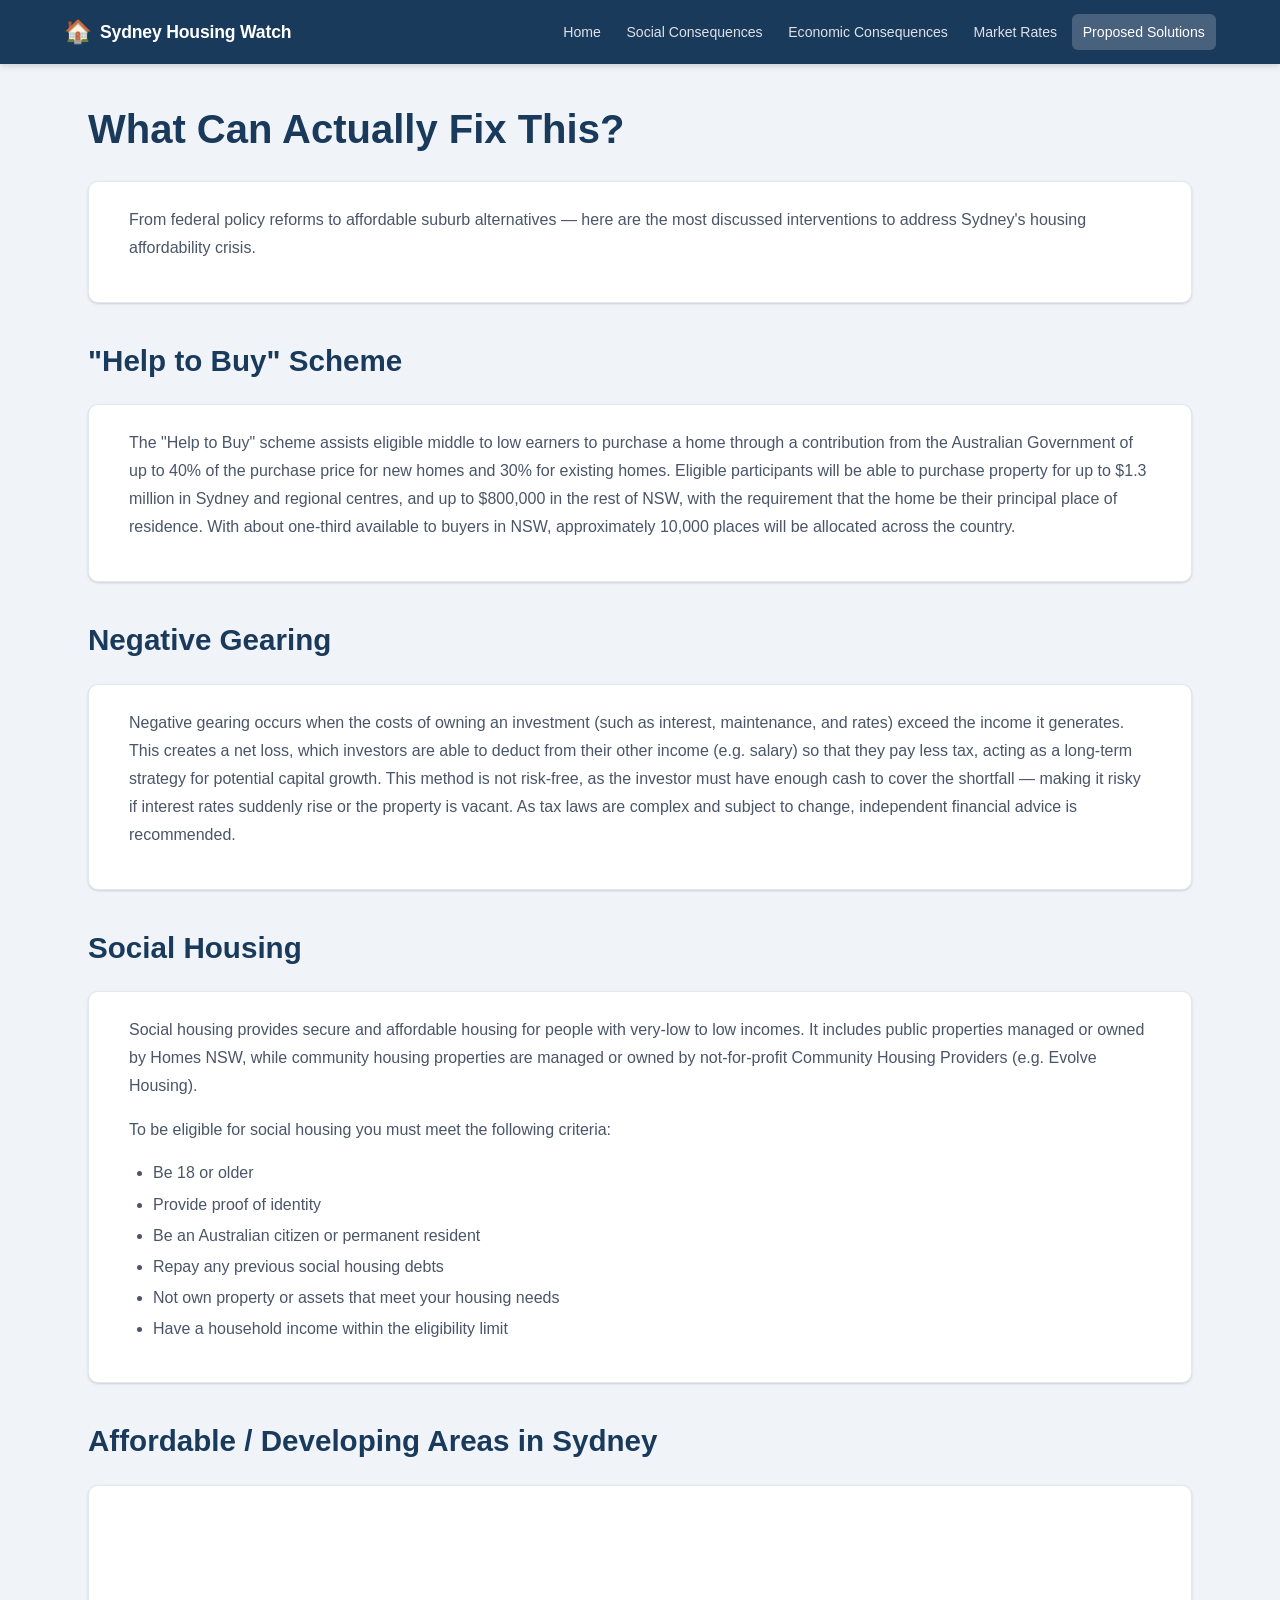
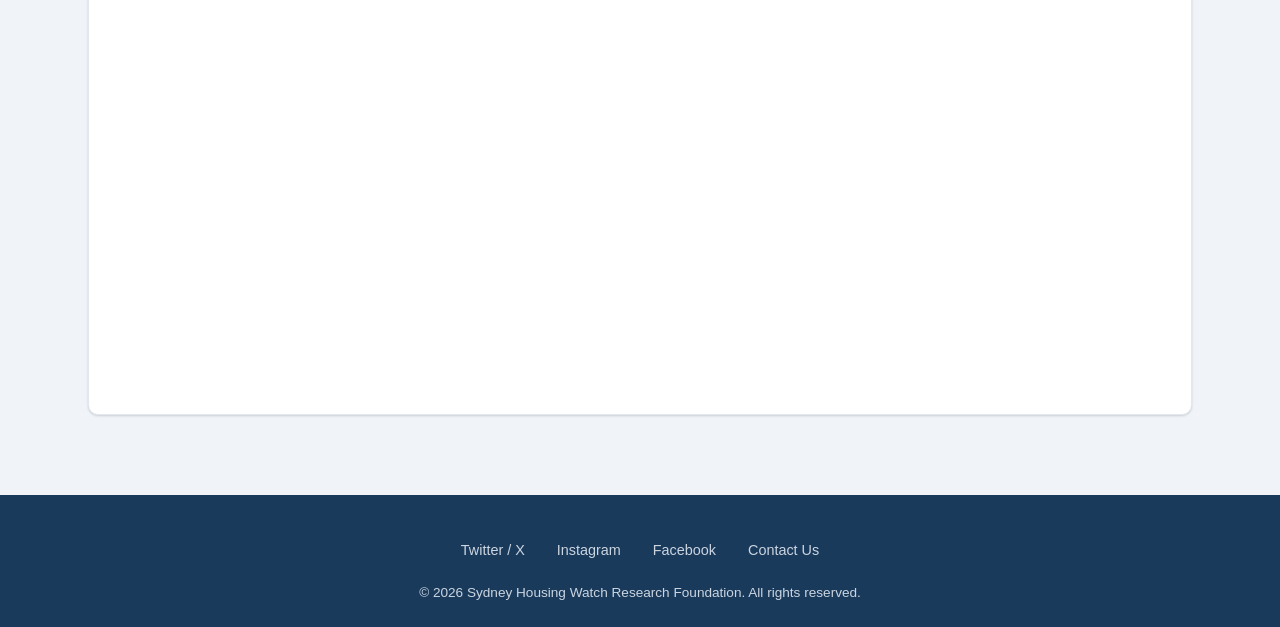
<file: page4.html>
<!DOCTYPE html>
<html lang="en">
  <head>
    <meta charset="UTF-8">
    <meta name="viewport" content="width=device-width, initial-scale=1.0">
    <title>Proposed Solutions — Sydney Housing Watch</title>
    <link rel="stylesheet" href="styles.css">
  </head>
  <body>

    <header class="site-header">
      <div class="header-inner">
        <a href="index.html" class="site-logo">
          <span class="logo-icon">🏠</span>
          <span class="logo-text">Sydney Housing Watch</span>
        </a>
        <button class="nav-toggle" aria-label="Toggle navigation" aria-expanded="false">☰</button>
        <nav id="main-nav">
          <a href="index.html">Home</a>
          <a href="page1.html">Social Consequences</a>
          <a href="page2.html">Economic Consequences</a>
          <a href="page3.html">Market Rates</a>
          <a href="page4.html" class="active">Proposed Solutions</a>
        </nav>
      </div>
    </header>

    <main>

      <div class="container">
        <h1>What Can Actually Fix This?</h1>
        <div class="card">
          <p>From federal policy reforms to affordable suburb alternatives — here are the most discussed interventions to address Sydney's housing affordability crisis.</p>
        </div>
      </div>

      <div class="container">
        <h2>"Help to Buy" Scheme</h2>
        <div class="card">
          <p>The "Help to Buy" scheme assists eligible middle to low earners to purchase a home through a contribution from the Australian Government of up to 40% of the purchase price for new homes and 30% for existing homes.
            Eligible participants will be able to purchase property for up to $1.3 million in Sydney and regional centres, and up to $800,000 in the rest of NSW, with the requirement that the home be their principal place of residence. With about one-third available to buyers in NSW, approximately 10,000 places will be allocated across the country.
          </p>
        </div>
      </div>

      <div class="container">
        <h2>Negative Gearing</h2>
        <div class="card">
          <p>Negative gearing occurs when the costs of owning an investment (such as interest, maintenance, and rates) exceed the income it generates.
            This creates a net loss, which investors are able to deduct from their other income (e.g. salary) so that they pay less tax, acting as a long-term strategy for potential capital growth.
            This method is not risk-free, as the investor must have enough cash to cover the shortfall — making it risky if interest rates suddenly rise or the property is vacant. As tax laws are complex and subject to change, independent financial advice is recommended.
          </p>
        </div>
      </div>

      <div class="container">
        <h2>Social Housing</h2>
        <div class="card">
          <p>Social housing provides secure and affordable housing for people with very-low to low incomes. It includes public properties managed or owned by Homes NSW, while community housing properties are managed or owned by not-for-profit Community Housing Providers (e.g. Evolve Housing).</p>
          <p>To be eligible for social housing you must meet the following criteria:</p>
          <ul>
            <li>Be 18 or older</li>
            <li>Provide proof of identity</li>
            <li>Be an Australian citizen or permanent resident</li>
            <li>Repay any previous social housing debts</li>
            <li>Not own property or assets that meet your housing needs</li>
            <li>Have a household income within the eligibility limit</li>
          </ul>
        </div>
      </div>

      <div class="container">
        <h2>Affordable / Developing Areas in Sydney</h2>
        <div class="card">
          <iframe src="https://www.google.com/maps/d/embed?mid=1GdZG8THpCa1s2QF2PJ-k8CnMc1-aJxA&ehbc=2E312F" width="100%" height="480" title="Affordable areas in Sydney map"></iframe>
        </div>
      </div>

    </main>

    <footer>
      <div class="footer-inner">
        <div class="footer-social">
          <a href="#">Twitter / X</a>
          <a href="#">Instagram</a>
          <a href="#">Facebook</a>
          <a href="index.html#contact">Contact Us</a>
        </div>
        <p class="footer-copy">© 2026 Sydney Housing Watch Research Foundation. All rights reserved.</p>
      </div>
    </footer>

    <script>
      const toggle = document.querySelector('.nav-toggle');
      const nav = document.getElementById('main-nav');
      toggle.addEventListener('click', () => {
        const open = nav.classList.toggle('open');
        toggle.setAttribute('aria-expanded', open);
        toggle.textContent = open ? '✕' : '☰';
      });
    </script>

  </body>
</html>
</file>
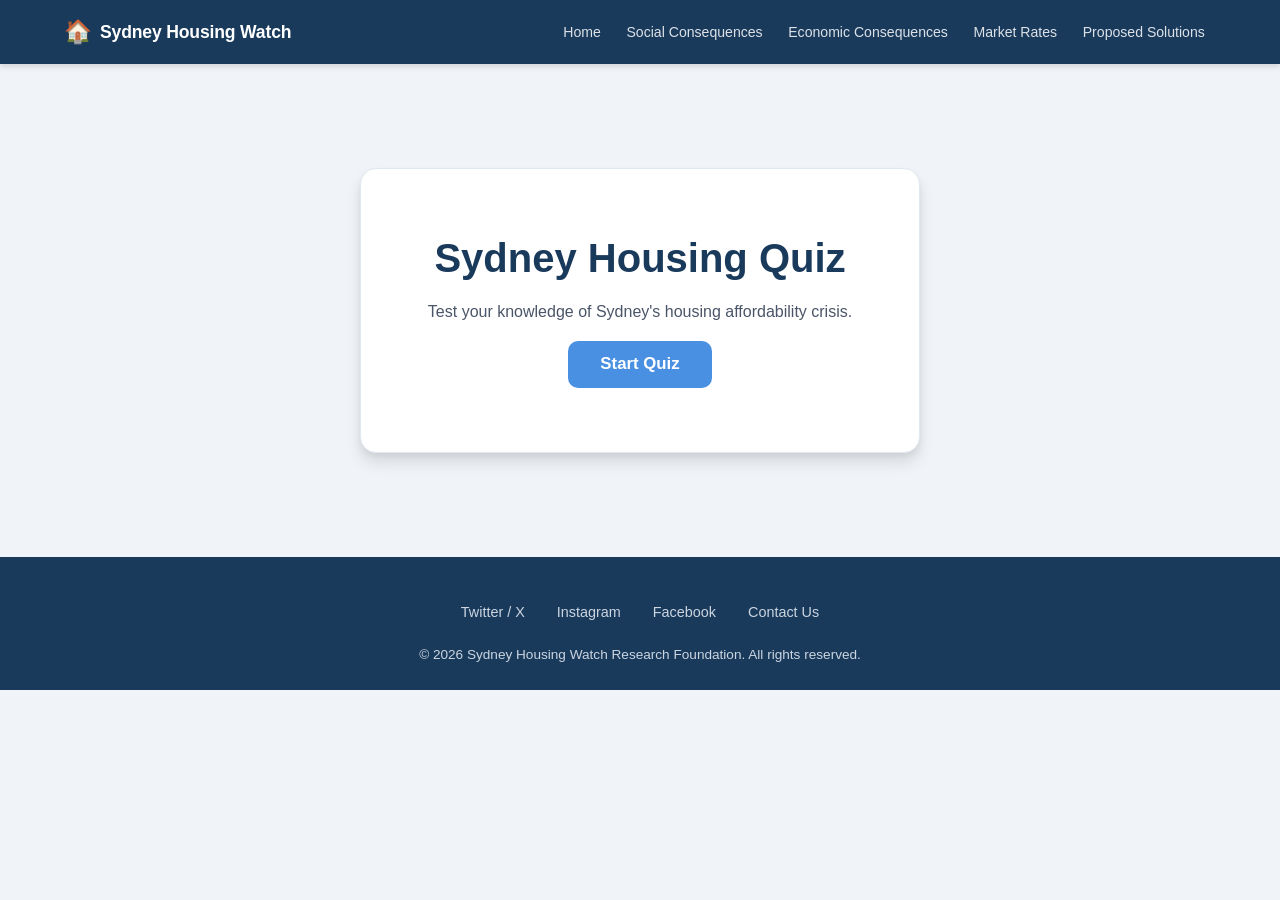
<file: poll.html>
<!DOCTYPE html>
<html lang="en">
  <head>
    <meta charset="UTF-8">
    <meta name="viewport" content="width=device-width, initial-scale=1.0">
    <title>Housing Quiz — Sydney Housing Watch</title>
    <link rel="stylesheet" href="styles.css">
    <script src="poll.js" defer></script>
  </head>
  <body>

    <header class="site-header">
      <div class="header-inner">
        <a href="index.html" class="site-logo">
          <span class="logo-icon">🏠</span>
          <span class="logo-text">Sydney Housing Watch</span>
        </a>
        <button class="nav-toggle" aria-label="Toggle navigation" aria-expanded="false">☰</button>
        <nav id="main-nav">
          <a href="index.html">Home</a>
          <a href="page1.html">Social Consequences</a>
          <a href="page2.html">Economic Consequences</a>
          <a href="page3.html">Market Rates</a>
          <a href="page4.html">Proposed Solutions</a>
        </nav>
      </div>
    </header>

    <main>

      <!-- Start Screen -->
      <div id="start-screen">
        <h1>Sydney Housing Quiz</h1>
        <p>Test your knowledge of Sydney's housing affordability crisis.</p>
        <button id="start-btn">Start Quiz</button>
      </div>

      <!-- Progress Bar -->
      <div id="progress-container" class="hidden">
        <div id="progress-bar"></div>
      </div>

      <!-- Quiz Questions -->
      <div id="poll-container" class="hidden"></div>

      <!-- Final Score Screen -->
      <div id="result-screen" class="hidden">
        <h2>Your Score</h2>
        <p id="score-text"></p>
        <button id="retry-btn">Retake Quiz</button>
        <button id="home-btn">Back to Home</button>
      </div>

    </main>

    <footer>
      <div class="footer-inner">
        <div class="footer-social">
          <a href="#">Twitter / X</a>
          <a href="#">Instagram</a>
          <a href="#">Facebook</a>
          <a href="index.html#contact">Contact Us</a>
        </div>
        <p class="footer-copy">© 2026 Sydney Housing Watch Research Foundation. All rights reserved.</p>
      </div>
    </footer>

    <script>
      const toggle = document.querySelector('.nav-toggle');
      const nav = document.getElementById('main-nav');
      toggle.addEventListener('click', () => {
        const open = nav.classList.toggle('open');
        toggle.setAttribute('aria-expanded', open);
        toggle.textContent = open ? '✕' : '☰';
      });
    </script>

  </body>
</html>
</file>
<file: styles.css>
/* ==========================
   CSS Custom Properties
   =========================== */
:root {
  --color-primary: #1a3a5c;
  --color-primary-light: #2a5080;
  --color-accent: #4a90e2;
  --color-accent-hover: #357abd;
  --color-bg: #f0f4f8;
  --color-surface: #ffffff;
  --color-text: #1a202c;
  --color-text-muted: #4a5568;
  --color-border: #e2e8f0;
  --color-footer-bg: #1a3a5c;
  --color-footer-text: #cbd5e0;
  --color-contact-bg: #2a5080;

  --font-sans: -apple-system, BlinkMacSystemFont, 'Segoe UI', Roboto, Oxygen,
    Ubuntu, Cantarell, sans-serif;

  --shadow-sm: 0 1px 3px rgba(0, 0, 0, 0.1), 0 1px 2px rgba(0, 0, 0, 0.06);
  --shadow-md: 0 4px 6px rgba(0, 0, 0, 0.07), 0 2px 4px rgba(0, 0, 0, 0.06);
  --shadow-lg: 0 10px 15px rgba(0, 0, 0, 0.1), 0 4px 6px rgba(0, 0, 0, 0.05);

  --radius-sm: 6px;
  --radius-md: 10px;
  --radius-lg: 16px;

  --max-width: 1200px;
  --spacing-xs: 0.5rem;
  --spacing-sm: 1rem;
  --spacing-md: 1.5rem;
  --spacing-lg: 2.5rem;
  --spacing-xl: 4rem;
}

/* ==========================
   Reset & Base
   =========================== */
*, *::before, *::after {
  box-sizing: border-box;
}

html {
  scroll-behavior: smooth;
}

body {
  font-family: var(--font-sans);
  margin: 0;
  background: var(--color-bg);
  color: var(--color-text);
  line-height: 1.6;
  font-size: 1rem;
}

img {
  max-width: 100%;
  height: auto;
}

/* ==========================
   Typography
   =========================== */
h1, h2, h3, h4, h5, h6 {
  color: var(--color-primary);
  line-height: 1.25;
  margin-top: 0;
}

h1 { font-size: clamp(1.75rem, 4vw, 2.5rem); }
h2 { font-size: clamp(1.35rem, 3vw, 1.85rem); }
h3 { font-size: clamp(1.1rem, 2.5vw, 1.4rem); }

p {
  margin-top: 0;
  color: var(--color-text-muted);
}

a {
  color: var(--color-accent);
}

/* Accessible focus states */
a:focus-visible,
button:focus-visible,
input:focus-visible,
ttextarea:focus-visible {
  outline: 3px solid var(--color-accent);
  outline-offset: 2px;
}

/* ==========================
   Header & Navigation
   =========================== */
.site-header {
  background: var(--color-primary);
  position: sticky;
  top: 0;
  z-index: 100;
  box-shadow: var(--shadow-md);
}

.header-inner {
  max-width: var(--max-width);
  margin: 0 auto;
  padding: 0 var(--spacing-md);
  display: flex;
  align-items: center;
  justify-content: space-between;
  min-height: 64px;
}

.site-logo {
  display: flex;
  align-items: center;
  gap: var(--spacing-xs);
  text-decoration: none;
}

.site-logo .logo-icon {
  font-size: 1.4rem;
  line-height: 1;
}

.site-logo .logo-text {
  color: #ffffff;
  font-size: 1.1rem;
  font-weight: 700;
  letter-spacing: -0.01em;
  white-space: nowrap;
}

nav {
  display: flex;
  align-items: center;
  gap: 0.2rem;
  background: transparent;
  padding: 0;
  text-align: unset;
}

nav a {
  color: rgba(255, 255, 255, 0.85);
  padding: 0.45rem 0.7rem;
  text-decoration: none;
  font-size: 0.88rem;
  font-weight: 500;
  border-radius: var(--radius-sm);
  transition: background 0.2s ease, color 0.2s ease;
  white-space: nowrap;
  margin: 0;
}

nav a:hover {
  color: #ffffff;
  background: rgba(255, 255, 255, 0.15);
  text-decoration: none;
}

nav a.active {
  color: #ffffff;
  background: rgba(255, 255, 255, 0.2);
}

/* Mobile nav toggle button */
.nav-toggle {
  display: none;
  background: none;
  border: none;
  cursor: pointer;
  padding: 0.5rem;
  color: white;
  font-size: 1.5rem;
  line-height: 1;
}

/* ==========================
   Hero Section
   =========================== */
.hero {
  background: linear-gradient(
    135deg,
    var(--color-primary) 0%,
    var(--color-primary-light) 100%
  );
  color: white;
  text-align: center;
  padding: var(--spacing-xl) var(--spacing-md);
  position: relative;
  overflow: hidden;
}

.hero::before {
  content: '';
  position: absolute;
  inset: 0;
  background: url('Indexpageheader.png') center / cover no-repeat;
  opacity: 0.15;
}

.hero-content {
  position: relative;
  z-index: 1;
  max-width: 720px;
  margin: 0 auto;
}

.hero h1 {
  color: #ffffff;
  font-size: clamp(2rem, 5vw, 3rem);
  margin-bottom: var(--spacing-sm);
}

.hero p {
  color: rgba(255, 255, 255, 0.88);
  font-size: clamp(1rem, 2.5vw, 1.2rem);
  margin-bottom: var(--spacing-lg);
}

.hero-cta {
  display: flex;
  gap: var(--spacing-sm);
  justify-content: center;
  flex-wrap: wrap;
}

/* ==========================
   Buttons
   =========================== */
.btn {
  display: inline-block;
  padding: 0.75rem 1.75rem;
  border-radius: var(--radius-md);
  font-size: 1rem;
  font-weight: 600;
  text-decoration: none;
  cursor: pointer;
  border: none;
  font-family: var(--font-sans);
  transition: transform 0.15s ease, box-shadow 0.15s ease, background 0.15s ease;
}

.btn:focus-visible {
  outline: 3px solid rgba(255, 255, 255, 0.8);
  outline-offset: 3px;
}

.btn-primary {
  background: var(--color-accent);
  color: #ffffff;
  box-shadow: var(--shadow-md);
}

.btn-primary:hover {
  background: var(--color-accent-hover);
  transform: translateY(-2px);
  box-shadow: var(--shadow-lg);
  color: #ffffff;
  text-decoration: none;
}

.btn-secondary {
  background: rgba(255, 255, 255, 0.15);
  color: #ffffff;
  border: 2px solid rgba(255, 255, 255, 0.5);
}

.btn-secondary:hover {
  background: rgba(255, 255, 255, 0.25);
  transform: translateY(-2px);
  color: #ffffff;
  text-decoration: none;
}

/* ==========================
   Main Content Wrapper
   =========================== */
main {
  max-width: var(--max-width);
  margin: 0 auto;
  padding: var(--spacing-lg) var(--spacing-md);
}

.section {
  margin-bottom: var(--spacing-xl);
}

.section-title {
  text-align: center;
  margin-bottom: var(--spacing-lg);
  position: relative;
}

.section-title::after {
  content: '';
  display: block;
  width: 3rem;
  height: 3px;
  background: var(--color-accent);
  margin: 0.6rem auto 0;
  border-radius: 2px;
}

/* ==========================
   Cards
   =========================== */
.card {
  background: var(--color-surface);
  border-radius: var(--radius-md);
  padding: var(--spacing-md) var(--spacing-lg);
  box-shadow: var(--shadow-sm);
  border: 1px solid var(--color-border);
  margin-bottom: var(--spacing-md);
  display: block;
}

.card p {
  line-height: 1.75;
}

/* ==========================
   Research Focus Grid
   =========================== */
.image-grid {
  display: grid;
  grid-template-columns: repeat(2, 1fr);
  gap: var(--spacing-md);
  padding: 0;
}

@media (min-width: 640px) {
  .image-grid {
    grid-template-columns: repeat(4, 1fr);
  }
}

.grid-item {
  background: var(--color-surface);
  border: 1px solid var(--color-border);
  border-radius: var(--radius-md);
  overflow: hidden;
  display: block;
  transition: transform 0.2s ease, box-shadow 0.2s ease;
  text-align: center;
  text-decoration: none;
  box-shadow: var(--shadow-sm);
}

.grid-item:hover {
  transform: translateY(-4px);
  box-shadow: var(--shadow-lg);
}

.grid-item img {
  width: 100%;
  height: auto;
  object-fit: cover;
  display: block;
}

.grid-item p {
  margin: 0.6rem 0.5rem;
  font-weight: 600;
  font-size: 0.9rem;
}

/* ==========================
   Content Section (text + image)
   =========================== */
.content-section {
  display: flex;
  align-items: center;
  gap: var(--spacing-lg);
  margin: 0 auto var(--spacing-xl);
  padding: 0 var(--spacing-md);
  max-width: var(--max-width);
}

.content-section.reverse {
  flex-direction: row-reverse;
}

.text-content {
  flex: 1.5;
}

.image-content {
  flex: 1;
}

.image-content img {
  width: 100%;
  border-radius: var(--radius-md);
  box-shadow: var(--shadow-md);
}

@media (max-width: 768px) {
  .content-section,
  .content-section.reverse {
    flex-direction: column;
    gap: var(--spacing-md);
  }
}

/* ==========================
   Container
   =========================== */
.container {
  max-width: var(--max-width);
  margin: 0 auto var(--spacing-lg);
  padding: 0 var(--spacing-md);
}

/* ==========================
   Center Section
   =========================== */
.center-section {
  text-align: center;
  max-width: var(--max-width);
  margin: 0 auto var(--spacing-md);
  padding: 0 var(--spacing-md);
}

/* ==========================
   Homepage Banner
   =========================== */
.homepage-banner {
  width: 100%;
  height: clamp(200px, 40vh, 480px);
  object-fit: cover;
  display: block;
  border-radius: var(--radius-md);
  margin-top: var(--spacing-sm);
  box-shadow: var(--shadow-md);
}

/* ==========================
   Understanding the Crisis Section
   =========================== */
.crisis-section {
  background: #f5f7fa;
  margin: 0 calc(-1 * var(--spacing-md)) var(--spacing-xl);
  padding: var(--spacing-xl) var(--spacing-md);
  border-radius: var(--radius-lg);
}

.crisis-inner {
  max-width: var(--max-width);
  margin: 0 auto;
}

.crisis-title {
  text-align: center;
  font-size: clamp(1.6rem, 3.5vw, 2.2rem);
  margin-bottom: var(--spacing-xs);
  color: var(--color-primary);
}

.crisis-subtitle {
  text-align: center;
  color: var(--color-text-muted);
  font-size: clamp(0.9rem, 2vw, 1rem);
  max-width: 600px;
  margin: 0 auto var(--spacing-lg);
}

.crisis-body {
  display: flex;
  gap: var(--spacing-lg);
  align-items: flex-start;
}

/* Left: text column */
.crisis-text {
  flex: 1.4;
}

.crisis-text h3 {
  font-size: clamp(1rem, 2vw, 1.15rem);
  font-weight: 700;
  color: var(--color-primary);
  margin-bottom: var(--spacing-sm);
}

.crisis-text p {
  font-size: 0.92rem;
  line-height: 1.7;
  color: var(--color-text-muted);
  margin-bottom: var(--spacing-sm);
}

/* Right: stat cards column */
.crisis-stats {
  flex: 1;
  display: flex;
  flex-direction: column;
  gap: var(--spacing-sm);
}

.crisis-stat-card {
  background: var(--color-surface);
  border: 1px solid var(--color-border);
  border-radius: var(--radius-md);
  padding: var(--spacing-sm) var(--spacing-md);
  display: flex;
  align-items: center;
  gap: var(--spacing-sm);
  box-shadow: var(--shadow-sm);
}

.crisis-stat-card--highlight {
  border-color: #e6b800;
  border-width: 2px;
}

.crisis-stat-icon {
  font-size: 1.6rem;
  flex-shrink: 0;
  line-height: 1;
}

.crisis-stat-info {
  display: flex;
  flex-direction: column;
}

.crisis-stat-value {
  font-size: clamp(1.1rem, 2.5vw, 1.3rem);
  font-weight: 700;
  color: var(--color-primary);
  line-height: 1.2;
}

.crisis-stat-label {
  font-size: 0.8rem;
  color: var(--color-text-muted);
  margin-top: 0.1rem;
}

@media (max-width: 768px) {
  .crisis-body {
    flex-direction: column;
  }

  .crisis-section {
    margin-left: 0;
    margin-right: 0;
    border-radius: var(--radius-md);
  }
}

/* ==========================
   Poll CTA Button
   =========================== */
.poll-button {
  background: var(--color-accent);
  color: white;
  padding: 0.85rem 2rem;
  border: none;
  border-radius: var(--radius-md);
  cursor: pointer;
  display: block;
  margin: var(--spacing-md) auto;
  font-size: 1.05rem;
  font-family: var(--font-sans);
  font-weight: 600;
  box-shadow: var(--shadow-sm);
  transition: background 0.2s ease, transform 0.15s ease, box-shadow 0.15s ease;
}

.poll-button:hover {
  background: var(--color-accent-hover);
  transform: translateY(-2px);
  box-shadow: var(--shadow-md);
}

/* ==========================
   Contact Section
   =========================== */
.contact-section {
  background: var(--color-contact-bg);
  padding: var(--spacing-xl) var(--spacing-md);
  color: white;
}

.contact-section h2 {
  text-align: center;
  color: #ffffff;
  margin-bottom: var(--spacing-md);
}

.contact-section form {
  max-width: 640px;
  margin: 0 auto;
  display: flex;
  flex-direction: column;
  gap: var(--spacing-sm);
}

.contact-section label {
  font-weight: 600;
  font-size: 0.9rem;
}

.contact-section input,
.contact-section textarea {
  padding: 0.65rem 0.85rem;
  border: 1px solid rgba(255, 255, 255, 0.3);
  border-radius: var(--radius-sm);
  background: rgba(255, 255, 255, 0.1);
  color: white;
  font-family: var(--font-sans);
  font-size: 1rem;
  transition: border-color 0.2s, background 0.2s;
}

.contact-section input::placeholder,
.contact-section textarea::placeholder {
  color: rgba(255, 255, 255, 0.55);
}

.contact-section input:focus,
.contact-section textarea:focus {
  outline: none;
  border-color: rgba(255, 255, 255, 0.7);
  background: rgba(255, 255, 255, 0.18);
}

.contact-section button[type="submit"] {
  background: white;
  color: var(--color-contact-bg);
  padding: 0.75rem 2rem;
  border: none;
  border-radius: var(--radius-md);
  cursor: pointer;
  font-weight: 700;
  font-size: 1rem;
  font-family: var(--font-sans);
  align-self: center;
  transition: transform 0.15s ease, box-shadow 0.15s ease;
  box-shadow: var(--shadow-sm);
}

.contact-section button[type="submit"]:hover {
  transform: translateY(-2px);
  box-shadow: var(--shadow-md);
}

/* ==========================
   Footer
   =========================== */
footer {
  background: var(--color-footer-bg);
  color: var(--color-footer-text);
  padding: var(--spacing-lg) var(--spacing-md) var(--spacing-md);
  margin-top: 0;
  width: auto;
  height: auto;
  text-align: unset;
}

.footer-inner {
  max-width: var(--max-width);
  margin: 0 auto;
  display: flex;
  flex-direction: column;
  align-items: center;
  gap: var(--spacing-sm);
  text-align: center;
}

.footer-social {
  display: flex;
  gap: var(--spacing-sm);
  flex-wrap: wrap;
  justify-content: center;
}

.footer-social a {
  color: var(--color-footer-text);
  text-decoration: none;
  font-size: 0.9rem;
  padding: 0.25rem 0.5rem;
  border-radius: var(--radius-sm);
  transition: color 0.2s, background 0.2s;
}

.footer-social a:hover {
  color: #ffffff;
  background: rgba(255, 255, 255, 0.1);
}

.footer-copy {
  font-size: 0.85rem;
  margin: 0;
  color: var(--color-footer-text);
}

/* ==========================
   Poll / Quiz Styles
   =========================== */
#poll-container {
  max-width: 720px;
  margin: 0 auto;
  padding: var(--spacing-md);
  font-family: var(--font-sans);
}

.question-card {
  background: var(--color-surface);
  padding: var(--spacing-md) var(--spacing-lg);
  border-radius: var(--radius-md);
  margin-bottom: var(--spacing-md);
  box-shadow: var(--shadow-sm);
  border: 1px solid var(--color-border);
}

.question-card h3 {
  margin-bottom: var(--spacing-sm);
}

.poll-btn {
  padding: 0.6rem 1.1rem;
  margin: 0.25rem;
  border: 2px solid var(--color-border);
  border-radius: var(--radius-sm);
  cursor: pointer;
  background: var(--color-surface);
  font-size: 0.95rem;
  font-family: var(--font-sans);
  transition: border-color 0.2s, background 0.2s;
}

.poll-btn:hover {
  border-color: var(--color-accent);
  background: #f0f7ff;
}

.correct {
  background: #4caf50 !important;
  color: white;
  border-color: #4caf50 !important;
}

.incorrect {
  background: #e53935 !important;
  color: white;
  border-color: #e53935 !important;
}

#start-screen {
  text-align: center;
  max-width: 560px;
  margin: var(--spacing-xl) auto;
  background: var(--color-surface);
  padding: var(--spacing-xl) var(--spacing-lg);
  border-radius: var(--radius-lg);
  box-shadow: var(--shadow-lg);
  border: 1px solid var(--color-border);
}

#start-screen h1 {
  margin-bottom: var(--spacing-sm);
}

#start-btn,
#retry-btn {
  padding: 0.85rem 2rem;
  background: var(--color-accent);
  color: white;
  border: none;
  border-radius: var(--radius-md);
  font-size: 1.05rem;
  font-weight: 600;
  font-family: var(--font-sans);
  cursor: pointer;
  transition: background 0.2s, transform 0.15s;
}

#start-btn:hover,
#retry-btn:hover {
  background: var(--color-accent-hover);
  transform: translateY(-2px);
}

#progress-container {
  width: 100%;
  max-width: 720px;
  margin: var(--spacing-md) auto;
  height: 10px;
  background: var(--color-border);
  border-radius: 10px;
  overflow: hidden;
}

#progress-bar {
  height: 100%;
  width: 0%;
  background: var(--color-accent);
  transition: width 0.3s ease;
}

.hidden {
  display: none;
}

#result-screen {
  text-align: center;
  max-width: 480px;
  margin: var(--spacing-xl) auto;
}

#score-text {
  font-size: 1.35rem;
  margin-bottom: var(--spacing-md);
  color: var(--color-text);
}

#home-btn {
  padding: 0.85rem 2rem;
  background: var(--color-primary);
  color: white;
  border: none;
  border-radius: var(--radius-md);
  font-size: 1.05rem;
  font-weight: 600;
  font-family: var(--font-sans);
  cursor: pointer;
  margin-left: var(--spacing-sm);
  transition: background 0.2s, transform 0.15s;
}

#home-btn:hover {
  background: var(--color-primary-light);
  transform: translateY(-2px);
}

/* ==========================
   Image & Text Layout
   =========================== */
.image-text {
  display: flex;
  align-items: flex-start;
  gap: var(--spacing-md);
}

.image-text img {
  border-radius: var(--radius-sm);
}

/* ==========================
   Responsive — Mobile Nav
   =========================== */
@media (max-width: 760px) {
  .header-inner {
    padding: 0 var(--spacing-sm);
    position: relative;
  }

  nav {
    display: none;
    flex-direction: column;
    align-items: stretch;
    position: absolute;
    top: 64px;
    left: 0;
    right: 0;
    background: var(--color-primary);
    padding: var(--spacing-xs) var(--spacing-sm) var(--spacing-sm);
    box-shadow: var(--shadow-md);
  }

  nav.open {
    display: flex;
  }

  nav a {
    padding: 0.65rem var(--spacing-sm);
  }

  .nav-toggle {
    display: block;
  }

  main {
    padding: var(--spacing-md) var(--spacing-sm);
  }
}

/* ==========================
   Miscellaneous
   =========================== */
video {
  border-radius: var(--radius-md);
  box-shadow: var(--shadow-md);
  display: block;
  width: 100%;
}

iframe {
  border: none;
  border-radius: var(--radius-md);
  max-width: 100%;
  display: block;
}

ul {
  padding-left: 1.5rem;
  color: var(--color-text-muted);
}

ul li {
  margin-bottom: 0.35rem;
}

/* ==========================
   KPI Indicator Cards
   =========================== */
.kpi-grid {
  display: grid;
  grid-template-columns: repeat(2, 1fr);
  gap: var(--spacing-md);
  padding: 0;
}

@media (min-width: 640px) {
  .kpi-grid {
    grid-template-columns: repeat(4, 1fr);
  }
}

.kpi-card {
  background: var(--color-surface);
  border: 1px solid var(--color-border);
  border-radius: var(--radius-md);
  border-top-width: 4px;
  padding: var(--spacing-md) var(--spacing-sm);
  display: flex;
  flex-direction: column;
  align-items: center;
  justify-content: center;
  text-decoration: none;
  text-align: center;
  gap: var(--spacing-xs);
  box-shadow: var(--shadow-sm);
  transition: transform 0.2s ease, box-shadow 0.2s ease;
  min-height: 130px;
}

.kpi-card:hover {
  transform: translateY(-4px);
  box-shadow: var(--shadow-lg);
  text-decoration: none;
}

.kpi-card__icon {
  font-size: 2rem;
  line-height: 1;
}

.kpi-card__label {
  font-size: 0.88rem;
  font-weight: 700;
  color: var(--color-primary);
  line-height: 1.3;
}

/* Per-card accent colours matching the site theme */
.kpi-card--social {
  border-top-color: #4a90e2;
}

.kpi-card--economic {
  border-top-color: #2a5080;
}

.kpi-card--market {
  border-top-color: #1a3a5c;
}

.kpi-card--solutions {
  border-top-color: #357abd;
}
</file>
